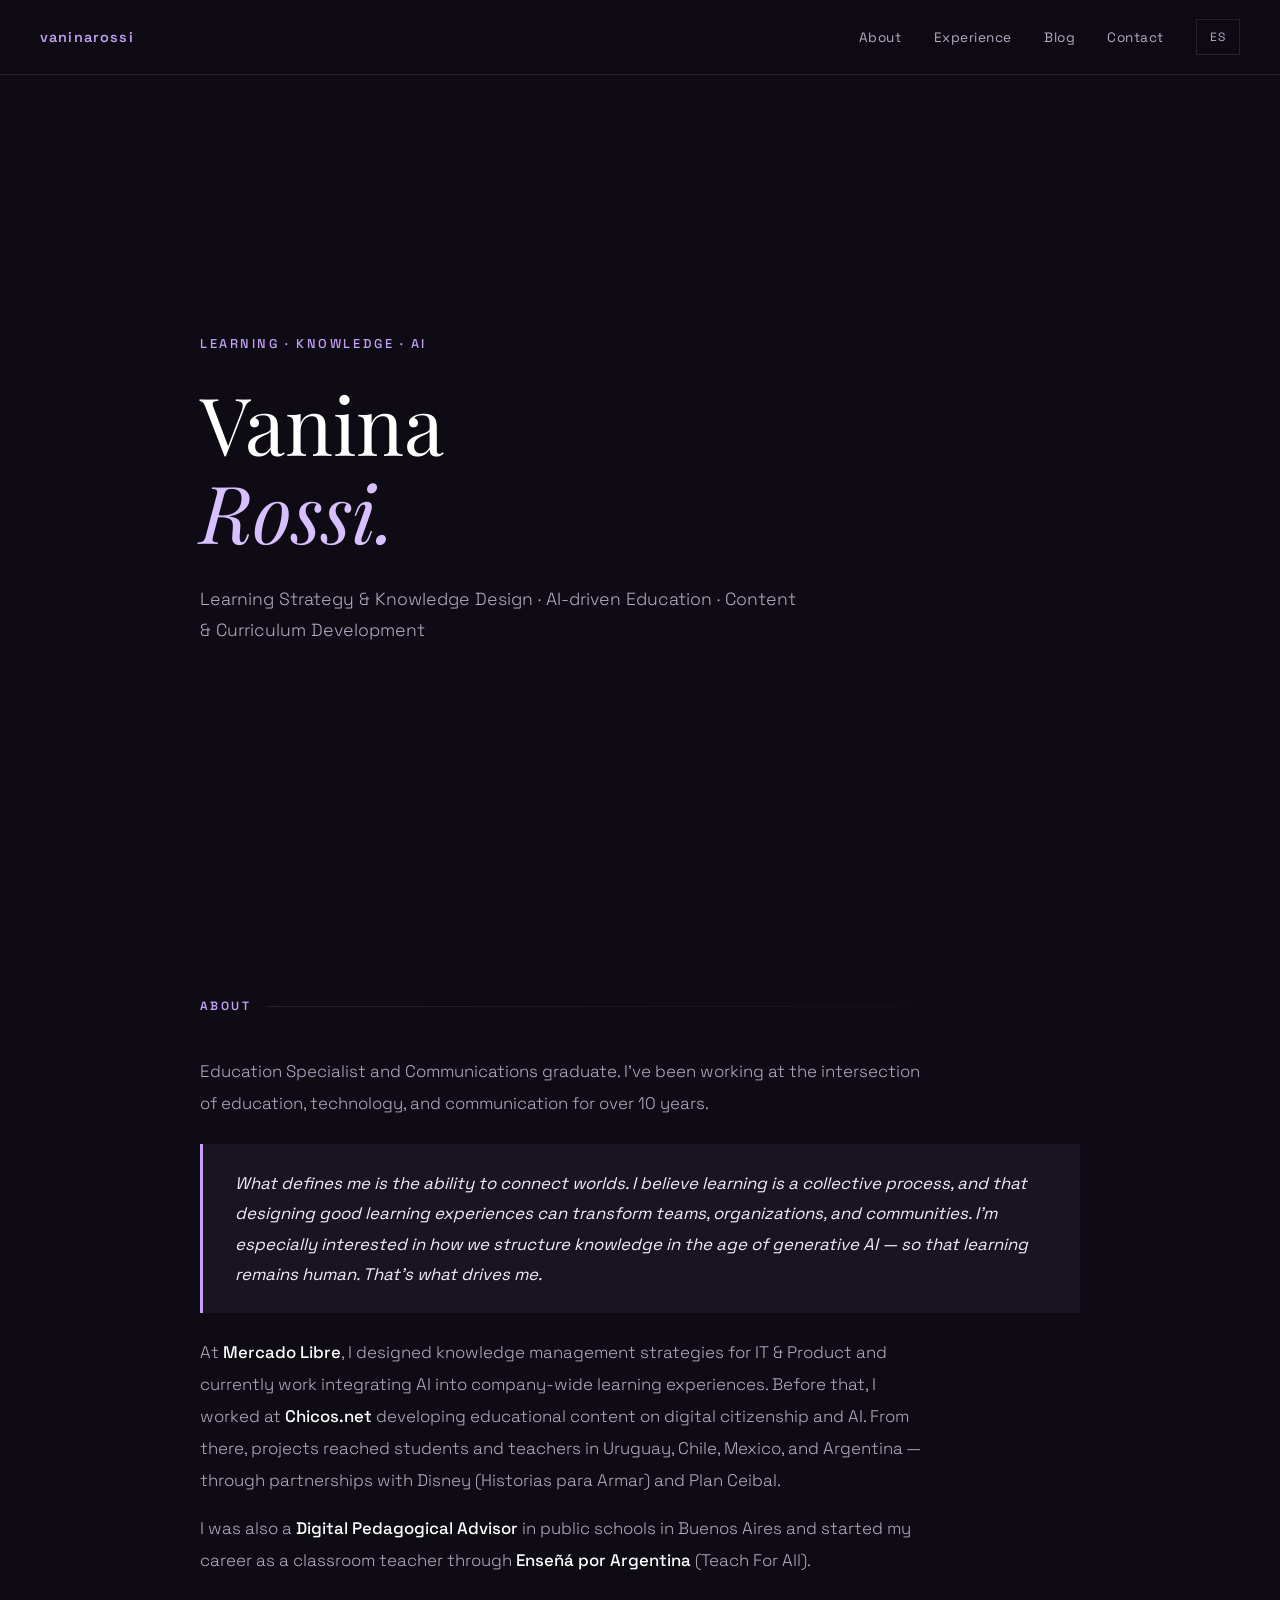
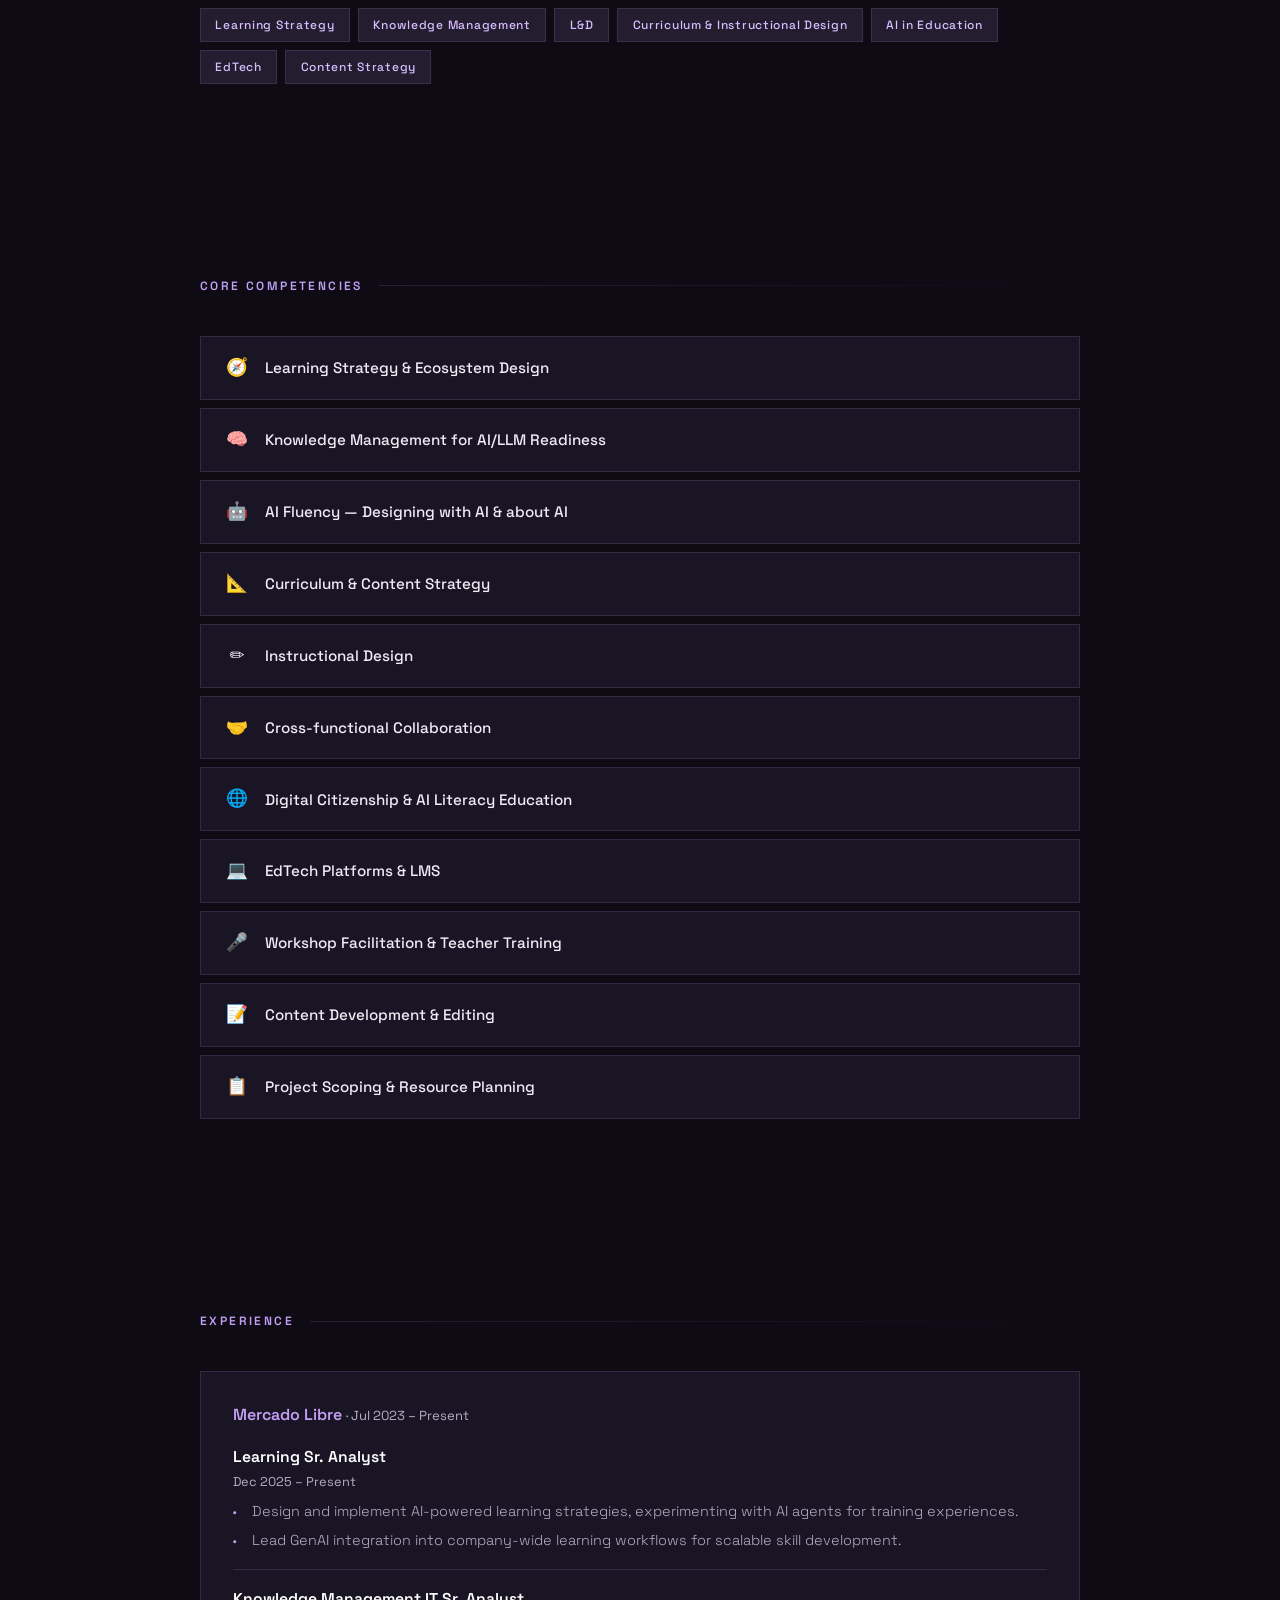
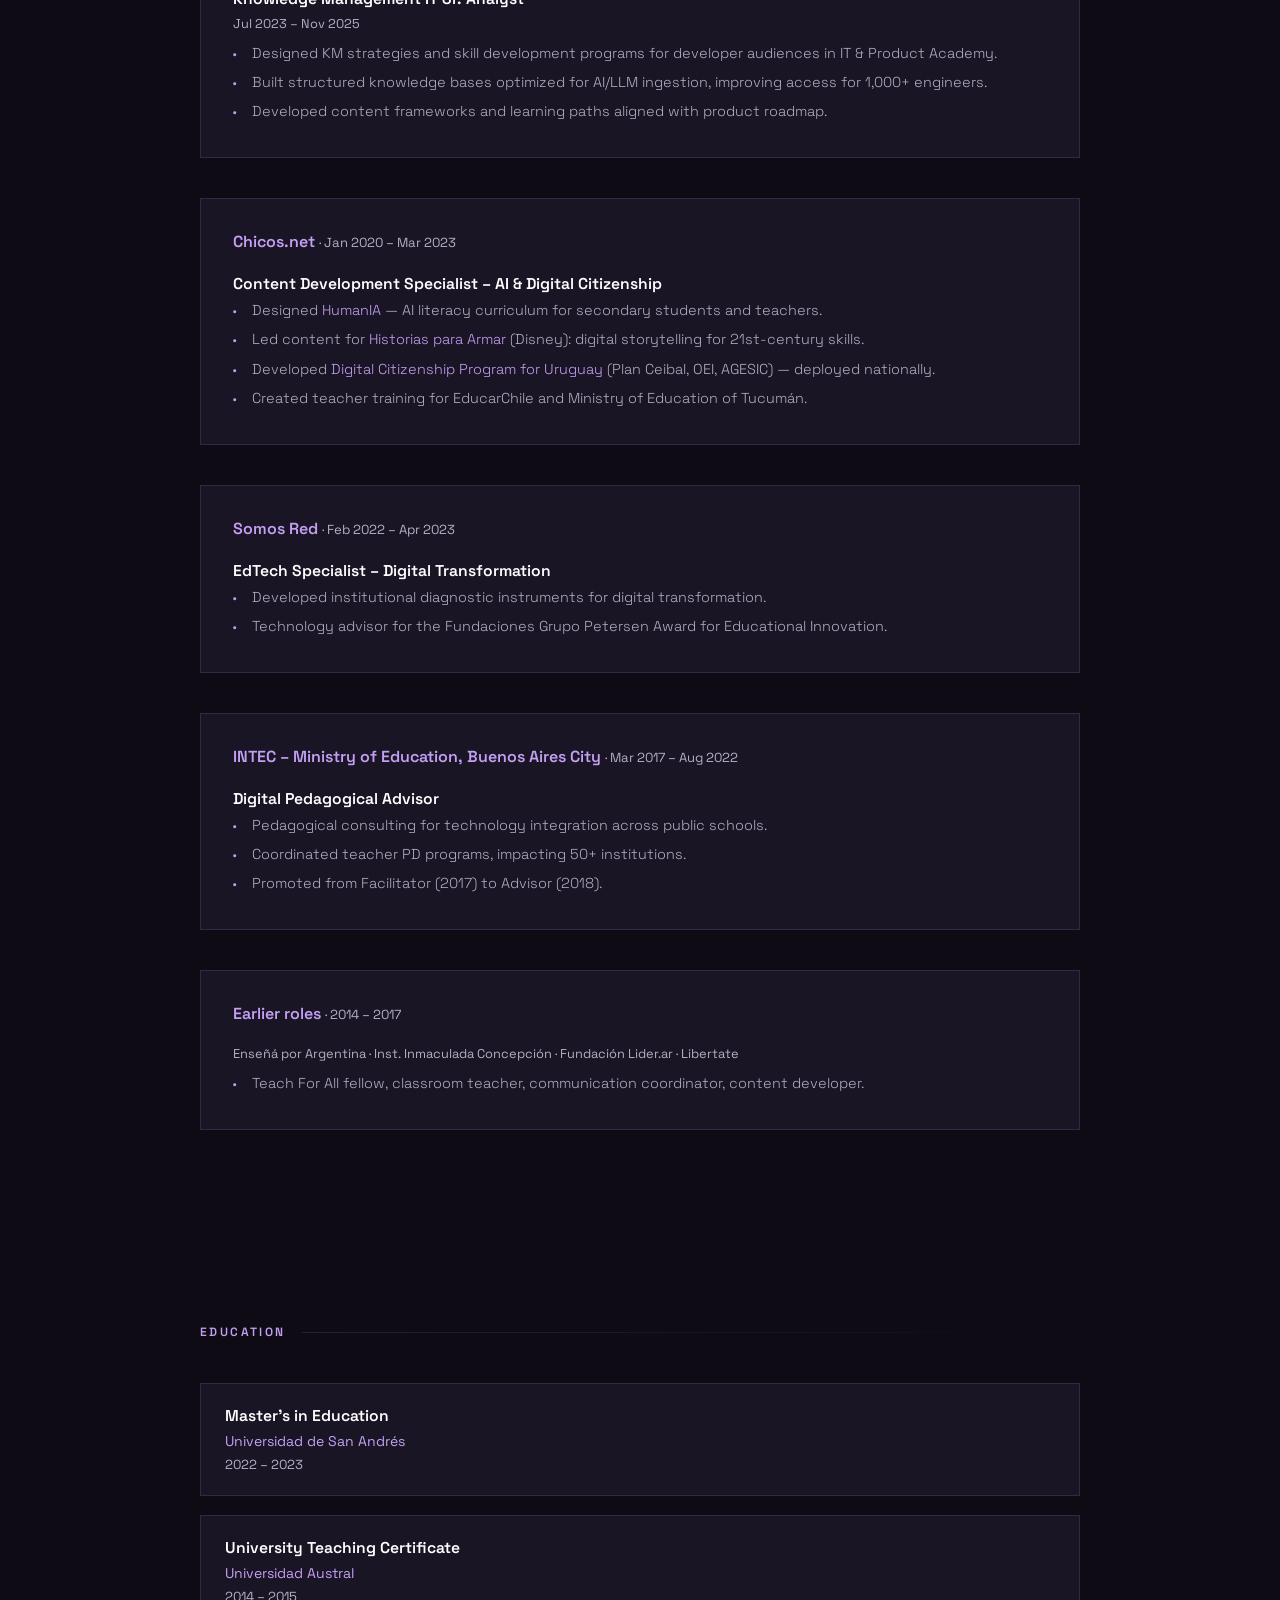
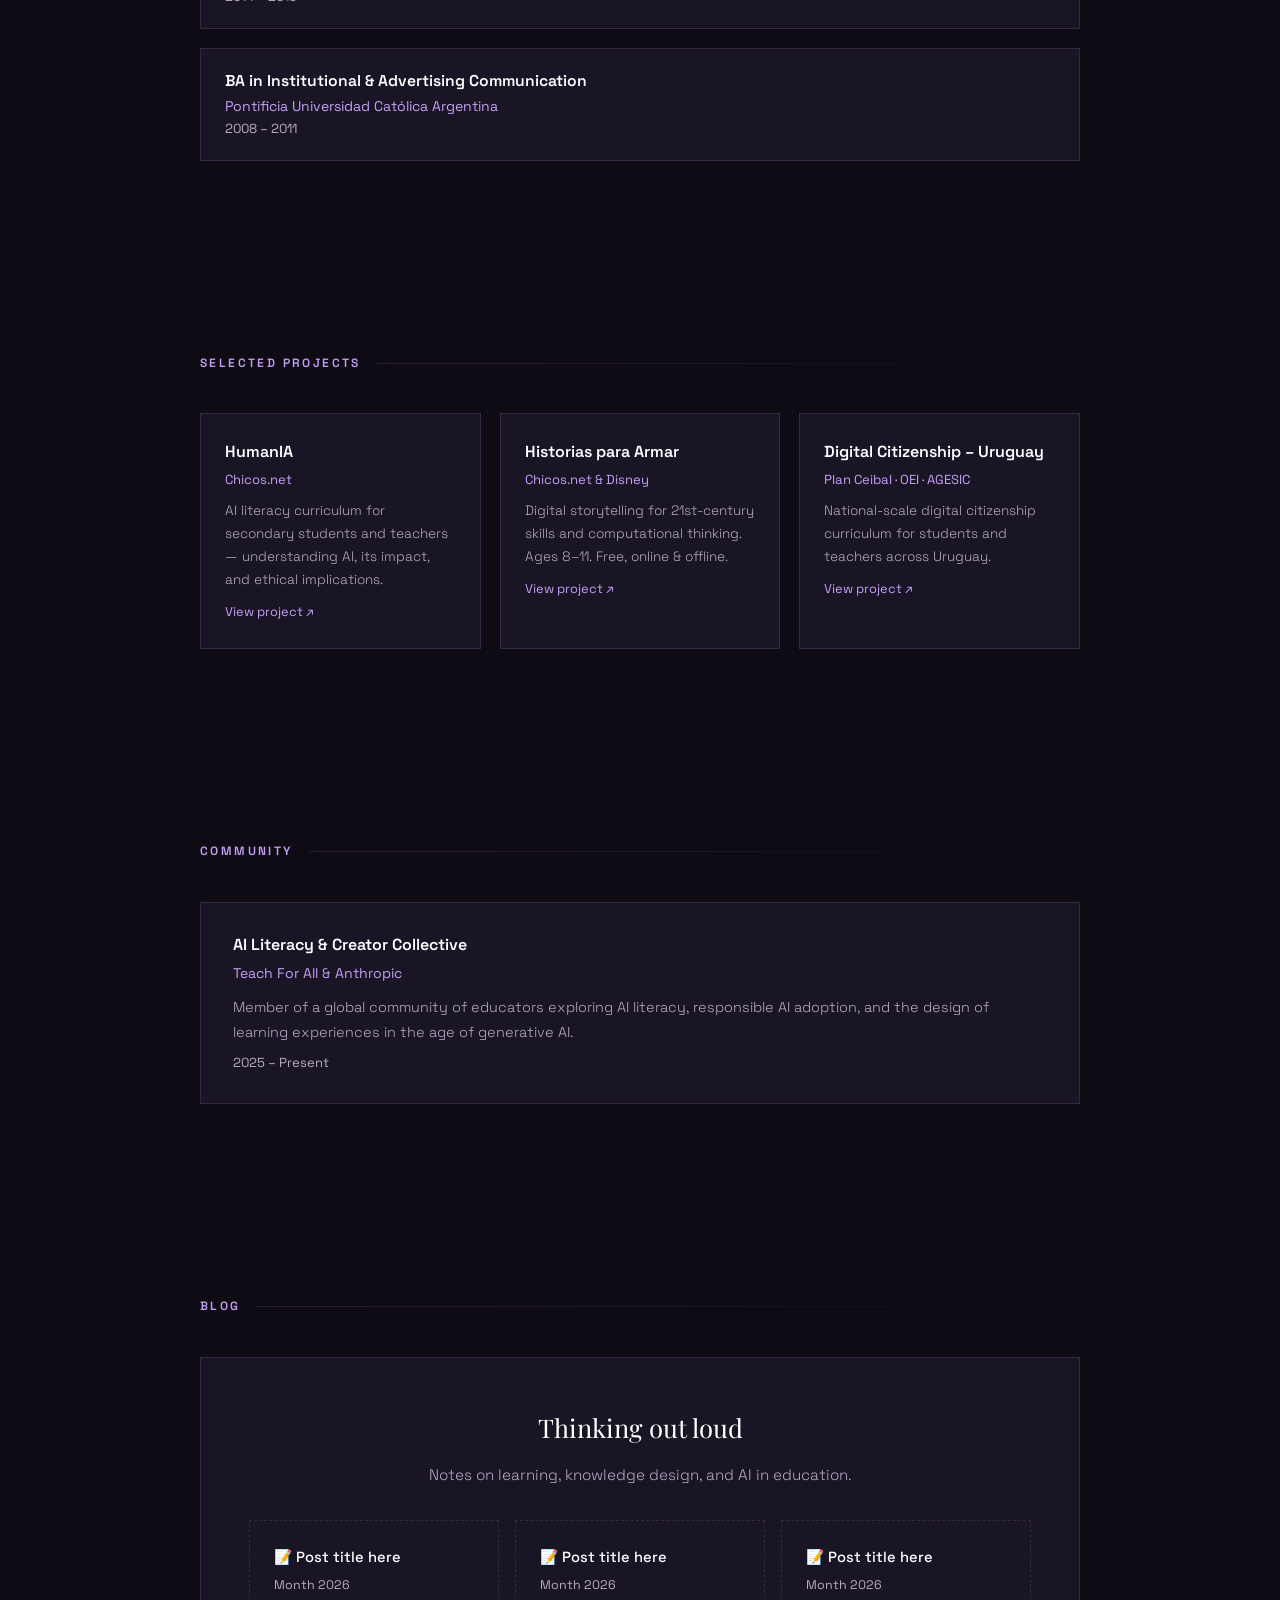
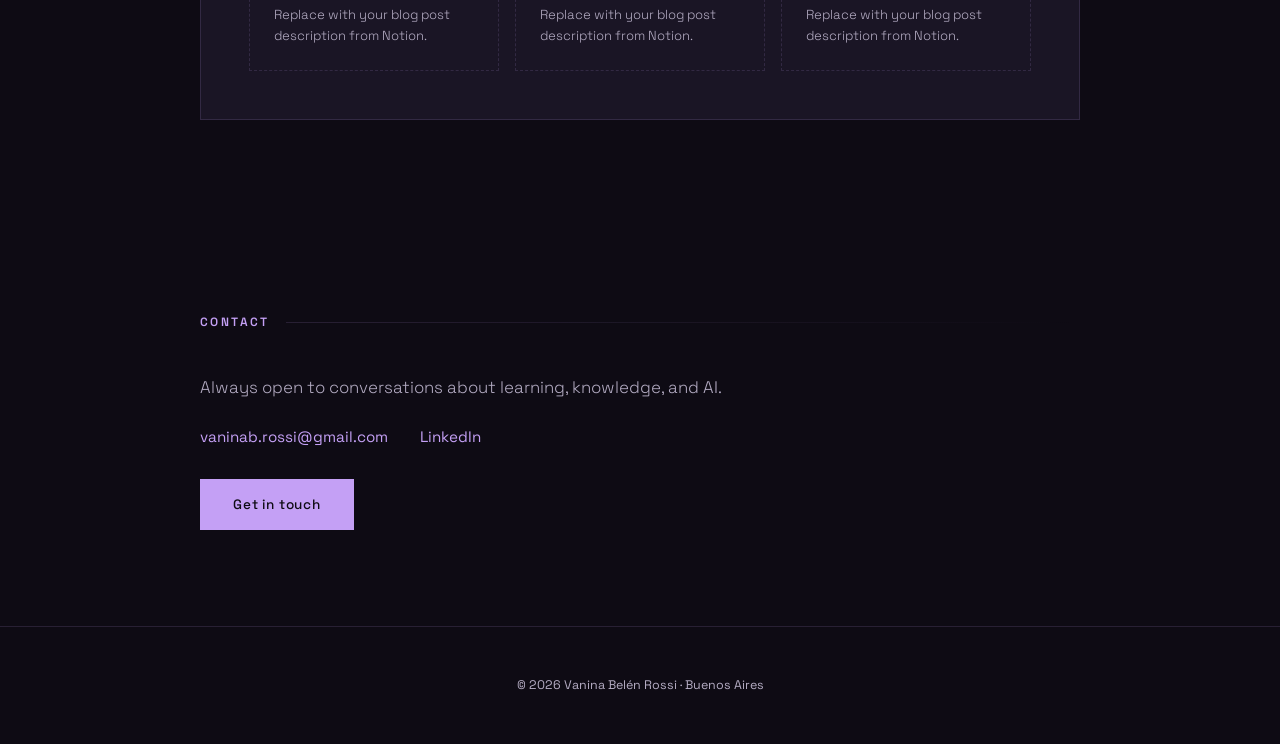
<file: vanina_web.html>
<!DOCTYPE html>
<html lang="en">
<head>
<meta charset="UTF-8">
<meta name="viewport" content="width=device-width, initial-scale=1.0">
<title>Vanina Belén Rossi — Learning Strategy & Knowledge Design</title>
<meta name="description" content="Learning strategist specializing in AI-driven education, knowledge design, and curriculum development. 10+ years across EdTech, NGOs, public sector, and multinational tech.">
<meta name="theme-color" content="#0e0b14">
<link rel="preconnect" href="https://fonts.googleapis.com">
<link href="https://fonts.googleapis.com/css2?family=Playfair+Display:ital,wght@0,400;0,700;1,400&family=Space+Grotesk:wght@300;400;500;600&display=swap" rel="stylesheet">
<style>
:root {
  --bg: #0e0b14;
  --bg-card: #1a1525;
  --bg-card-hover: #211a30;
  --text: #f0ecf4;
  --text-muted: #b5adc4;
  --accent: #c4a0f5;
  --accent-bright: #d8bfff;
  --accent-dim: rgba(196, 160, 245, 0.12);
  --accent-glow: rgba(196, 160, 245, 0.06);
  --border: rgba(196, 160, 245, 0.14);
  --focus-ring: #c4a0f5;
  --white: #ffffff;
  --serif: 'Playfair Display', Georgia, serif;
  --sans: 'Space Grotesk', system-ui, sans-serif;
}
*, *::before, *::after { margin: 0; padding: 0; box-sizing: border-box; }
html { scroll-behavior: smooth; }
@media (prefers-reduced-motion: reduce) {
  html { scroll-behavior: auto; }
  *, *::before, *::after { animation-duration: 0.01ms !important; transition-duration: 0.01ms !important; }
}
body { font-family: var(--sans); background: var(--bg); color: var(--text); line-height: 1.7; font-size: 16px; -webkit-font-smoothing: antialiased; }
::selection { background: var(--accent); color: var(--bg); }
:focus-visible { outline: 2px solid var(--focus-ring); outline-offset: 3px; }
.skip-link { position: absolute; top: -100%; left: 1rem; z-index: 200; background: var(--accent); color: var(--bg); padding: 0.7rem 1.4rem; font-size: 0.9rem; font-weight: 600; text-decoration: none; }
.skip-link:focus { top: 0.5rem; }

/* NAV */
nav { position: fixed; top: 0; width: 100%; z-index: 100; padding: 1.2rem 2.5rem; display: flex; justify-content: space-between; align-items: center; background: rgba(14, 11, 20, 0.88); backdrop-filter: blur(20px); border-bottom: 1px solid var(--border); }
.nav-logo { font-family: var(--sans); font-weight: 600; font-size: 0.9rem; letter-spacing: 0.08em; color: var(--accent); text-decoration: none; }
.nav-links { display: flex; gap: 2rem; align-items: center; }
.nav-links a { color: var(--text-muted); text-decoration: none; font-size: 0.85rem; letter-spacing: 0.04em; transition: color 0.2s; font-weight: 400; padding: 0.25rem 0; }
.nav-links a:hover, .nav-links a:focus-visible { color: var(--accent-bright); }
.lang-toggle { background: none; border: 1px solid var(--border); color: var(--text-muted); padding: 0.4rem 0.8rem; font-size: 0.75rem; letter-spacing: 0.1em; cursor: pointer; font-family: var(--sans); transition: all 0.2s; min-height: 36px; }
.lang-toggle:hover, .lang-toggle:focus-visible { border-color: var(--accent); color: var(--accent); }
.menu-toggle { display: none; background: none; border: none; cursor: pointer; padding: 0.5rem; min-width: 44px; min-height: 44px; align-items: center; justify-content: center; }
.menu-toggle svg { width: 22px; height: 22px; stroke: var(--text-muted); stroke-width: 2; }
.menu-toggle:hover svg, .menu-toggle:focus-visible svg { stroke: var(--accent); }

.container { max-width: 960px; margin: 0 auto; padding: 0 2.5rem; }

/* HERO */
.hero { min-height: 100vh; display: flex; flex-direction: column; justify-content: center; padding-top: 5rem; }
.hero-tag { font-size: 0.8rem; letter-spacing: 0.2em; text-transform: uppercase; color: var(--accent); margin-bottom: 1.5rem; font-weight: 500; }
.hero h1 { font-family: var(--serif); font-size: clamp(3rem, 7vw, 5rem); font-weight: 400; line-height: 1.1; margin-bottom: 0.3rem; color: var(--white); }
.hero h1 em { font-style: italic; color: var(--accent-bright); }
.hero-headline { font-size: 1.1rem; color: var(--text-muted); max-width: 600px; margin-top: 1.5rem; line-height: 1.8; font-weight: 300; }

/* SECTIONS */
section { padding: 6rem 0; }
.section-label { font-size: 0.75rem; text-transform: uppercase; letter-spacing: 0.2em; color: var(--accent); font-weight: 600; margin-bottom: 2.5rem; display: flex; align-items: center; gap: 1rem; }
.section-label::after { content: ''; flex: 1; height: 1px; background: linear-gradient(90deg, var(--border), transparent); }

/* ABOUT */
.about-text { font-size: 1.05rem; line-height: 1.9; color: var(--text-muted); max-width: 720px; font-weight: 300; }
.about-text strong { color: var(--white); font-weight: 500; }
.about-text p + p { margin-top: 1rem; }
.about-vision { margin-top: 1.5rem; padding: 1.5rem 2rem; border-left: 3px solid var(--accent); background: var(--accent-glow); font-size: 1.05rem; line-height: 1.8; color: var(--text); font-weight: 400; font-style: italic; }
.keyword-bar { display: flex; flex-wrap: wrap; gap: 0.5rem; margin-top: 2rem; }
.keyword-tag { padding: 0.35rem 0.9rem; font-size: 0.75rem; letter-spacing: 0.06em; background: var(--accent-dim); color: var(--accent-bright); border: 1px solid var(--border); font-weight: 500; }

/* COMPETENCIES */
.comp-list { display: flex; flex-direction: column; gap: 0.5rem; }
.comp-item { display: flex; align-items: center; gap: 1rem; padding: 1rem 1.5rem; background: var(--bg-card); border: 1px solid var(--border); transition: all 0.2s; cursor: default; }
.comp-item:hover { border-color: var(--accent); background: var(--bg-card-hover); transform: translateX(4px); }
.comp-emoji { font-size: 1.1rem; min-width: 1.5rem; text-align: center; }
.comp-name { font-size: 0.95rem; font-weight: 500; color: var(--text); }

/* EXPERIENCE — grouped by org */
.timeline { display: flex; flex-direction: column; gap: 2.5rem; }
.role { padding: 1.8rem 2rem; background: var(--bg-card); border: 1px solid var(--border); transition: all 0.2s; }
.role:hover { border-color: var(--accent); }
.role-org { color: var(--accent); font-size: 1rem; font-weight: 600; margin-bottom: 1rem; }
.role-org-dates { font-size: 0.82rem; color: var(--text-muted); font-weight: 400; }
.subrole { margin-bottom: 1rem; }
.subrole:last-child { margin-bottom: 0; }
.subrole-title { font-weight: 600; font-size: 0.98rem; color: var(--white); }
.subrole-dates { font-size: 0.8rem; color: var(--text-muted); margin-bottom: 0.4rem; }
.role-bullets { list-style: none; }
.role-bullets li { position: relative; padding-left: 1.2rem; font-size: 0.9rem; color: var(--text-muted); line-height: 1.7; margin-bottom: 0.3rem; font-weight: 300; }
.role-bullets li::before { content: '·'; position: absolute; left: 0; color: var(--accent); font-weight: 700; font-size: 1.1em; }
.role-bullets a { color: var(--accent); text-decoration: none; }
.role-bullets a:hover { text-decoration: underline; }
.subrole-divider { border: none; border-top: 1px solid var(--border); margin: 1rem 0; }

/* EDUCATION */
.edu-grid { display: flex; flex-direction: column; gap: 1.2rem; }
.edu-item { padding: 1.2rem 1.5rem; background: var(--bg-card); border: 1px solid var(--border); }
.edu-degree { font-weight: 600; color: var(--white); font-size: 0.98rem; }
.edu-school { color: var(--accent); font-size: 0.88rem; }
.edu-year { color: var(--text-muted); font-size: 0.82rem; }

/* PROJECTS */
.projects-grid { display: grid; grid-template-columns: repeat(auto-fit, minmax(280px, 1fr)); gap: 1.2rem; }
.project-card { padding: 1.5rem; background: var(--bg-card); border: 1px solid var(--border); transition: all 0.2s; text-decoration: none; color: inherit; display: block; }
.project-card:hover { border-color: var(--accent); transform: translateY(-3px); }
.project-name { font-weight: 600; color: var(--white); font-size: 1rem; margin-bottom: 0.2rem; }
.project-org { color: var(--accent); font-size: 0.82rem; margin-bottom: 0.5rem; }
.project-desc { color: var(--text-muted); font-size: 0.85rem; font-weight: 300; line-height: 1.7; }
.project-link { display: inline-block; margin-top: 0.6rem; font-size: 0.8rem; color: var(--accent); }

/* COMMUNITY */
.community-card { padding: 1.8rem 2rem; background: var(--bg-card); border: 1px solid var(--border); }
.community-name { font-weight: 600; color: var(--white); font-size: 1rem; margin-bottom: 0.2rem; }
.community-orgs { color: var(--accent); font-size: 0.88rem; margin-bottom: 0.6rem; }
.community-desc { color: var(--text-muted); font-size: 0.9rem; font-weight: 300; line-height: 1.7; }
.community-year { font-size: 0.82rem; color: var(--text-muted); margin-top: 0.5rem; }

/* BLOG */
.blog-section { background: var(--bg-card); border: 1px solid var(--border); padding: 3rem; text-align: center; }
.blog-section h3 { font-family: var(--serif); font-size: 1.6rem; font-weight: 400; margin-bottom: 0.8rem; color: var(--white); }
.blog-section > p { color: var(--text-muted); font-size: 0.95rem; margin-bottom: 1.5rem; font-weight: 300; }
.blog-embed { display: grid; grid-template-columns: repeat(auto-fit, minmax(250px, 1fr)); gap: 1rem; margin-top: 2rem; text-align: left; }
.blog-placeholder { padding: 1.5rem; border: 1px dashed var(--border); text-decoration: none; color: inherit; display: block; transition: all 0.2s; }
.blog-placeholder:hover, .blog-placeholder:focus-visible { border-color: var(--accent); background: var(--accent-glow); }
.bp-title { font-weight: 500; color: var(--white); font-size: 0.92rem; margin-bottom: 0.3rem; }
.bp-date { font-size: 0.78rem; color: var(--text-muted); }
.bp-excerpt { font-size: 0.82rem; color: var(--text-muted); margin-top: 0.5rem; font-weight: 300; line-height: 1.6; }

/* CONTACT */
.contact-row { display: flex; flex-wrap: wrap; gap: 2rem; margin-top: 1rem; }
.contact-row a { color: var(--accent); text-decoration: none; font-size: 0.95rem; border-bottom: 1px solid transparent; transition: border-color 0.2s; padding: 0.25rem 0; }
.contact-row a:hover, .contact-row a:focus-visible { border-bottom-color: var(--accent-bright); }
.btn { display: inline-flex; align-items: center; justify-content: center; padding: 0.8rem 2rem; font-size: 0.85rem; min-height: 44px; letter-spacing: 0.06em; font-family: var(--sans); text-decoration: none; transition: all 0.2s; font-weight: 500; margin-top: 1.5rem; }
.btn-primary { background: var(--accent); color: var(--bg); border: 1px solid var(--accent); }
.btn-primary:hover, .btn-primary:focus-visible { background: var(--accent-bright); }

/* FOOTER */
footer { padding: 3rem 0; text-align: center; font-size: 0.78rem; color: var(--text-muted); border-top: 1px solid var(--border); }

/* BACK TO TOP */
.to-top { position: fixed; bottom: 2rem; right: 2rem; width: 44px; height: 44px; background: var(--bg-card); border: 1px solid var(--border); color: var(--accent); display: flex; align-items: center; justify-content: center; text-decoration: none; font-size: 1.2rem; opacity: 0; pointer-events: none; transition: opacity 0.3s; }
.to-top.visible { opacity: 1; pointer-events: auto; }
.to-top:hover, .to-top:focus-visible { background: var(--accent-glow); border-color: var(--accent); }

/* MOBILE */
@media (max-width: 700px) {
  .menu-toggle { display: flex; z-index: 101; }
  .nav-links { display: none; position: fixed; top: 0; left: 0; width: 100%; height: 100%; background: var(--bg); flex-direction: column; justify-content: center; align-items: center; gap: 2rem; z-index: 100; }
  .nav-links.open { display: flex; }
  .nav-links a { font-size: 1.1rem; padding: 0.5rem 1rem; min-height: 44px; }
  .lang-toggle { min-height: 44px; padding: 0.5rem 1rem; font-size: 0.85rem; }
  nav { padding: 1rem 1.2rem; }
  .container { padding: 0 1.2rem; }
  section { padding: 4rem 0; }
  .hero h1 { font-size: clamp(2.2rem, 8vw, 3.5rem); }
  .blog-section { padding: 2rem 1.5rem; }
  .role { padding: 1.3rem; }
  .about-vision { padding: 1.2rem 1.5rem; }
  .btn { width: 100%; min-height: 48px; }
}
@media (min-width: 701px) { .menu-toggle { display: none !important; } }

@keyframes fadeUp { from { opacity: 0; transform: translateY(30px); } to { opacity: 1; transform: translateY(0); } }
.fade-in { animation: fadeUp 0.7s ease-out both; }

[data-lang="es"] { display: none; }
body.lang-es [data-lang="es"] { display: block; }
body.lang-es [data-lang="en"] { display: none; }
body.lang-es [data-lang-inline="es"] { display: inline; }
body.lang-es [data-lang-inline="en"] { display: none; }
[data-lang-inline="es"] { display: none; }
[data-lang-inline="en"] { display: inline; }
</style>
</head>
<body>

<a href="#main" class="skip-link">Skip to content</a>

<nav role="navigation" aria-label="Main navigation">
  <a href="#" class="nav-logo" aria-label="Vanina Rossi — Home">vaninarossi</a>
  <button class="menu-toggle" aria-label="Open menu" aria-expanded="false" onclick="toggleMenu()">
    <svg viewBox="0 0 24 24" fill="none" stroke-linecap="round"><line x1="3" y1="6" x2="21" y2="6"/><line x1="3" y1="12" x2="21" y2="12"/><line x1="3" y1="18" x2="21" y2="18"/></svg>
  </button>
  <div class="nav-links" id="nav-links">
    <a href="#about"><span data-lang-inline="en">About</span><span data-lang-inline="es">Sobre mí</span></a>
    <a href="#experience"><span data-lang-inline="en">Experience</span><span data-lang-inline="es">Experiencia</span></a>
    <a href="#blog">Blog</a>
    <a href="#contact"><span data-lang-inline="en">Contact</span><span data-lang-inline="es">Contacto</span></a>
    <button class="lang-toggle" onclick="toggleLang()" id="lang-btn" aria-label="Switch language to Spanish">ES</button>
  </div>
</nav>

<main id="main">
<div class="container">

  <!-- HERO -->
  <header class="hero fade-in">
    <div class="hero-tag" aria-hidden="true"><span data-lang-inline="en">Learning · Knowledge · AI</span><span data-lang-inline="es">Aprendizaje · Conocimiento · IA</span></div>
    <h1>Vanina<br><em>Rossi.</em></h1>
    <p class="hero-headline"><span data-lang-inline="en">Learning Strategy & Knowledge Design · AI-driven Education · Content & Curriculum Development</span><span data-lang-inline="es">Learning Strategy & Knowledge Design · Educación & IA · Desarrollo de Contenidos y Currícula</span></p>
  </header>

  <!-- ABOUT -->
  <section id="about" class="fade-in" aria-labelledby="about-heading">
    <h2 class="section-label" id="about-heading"><span data-lang-inline="en">About</span><span data-lang-inline="es">Sobre mí</span></h2>
    <div data-lang="es">
      <div class="about-text"><p>Soy Especialista en Educación y Licenciada en Comunicación. Trabajo en la intersección de educación, tecnología y comunicación desde hace más de 10 años.</p></div>
      <div class="about-vision">Lo que me define es la capacidad de conectar mundos. Creo que aprender es un proceso colectivo y que diseñar buenas experiencias de aprendizaje puede transformar equipos, organizaciones y comunidades. Me interesa especialmente cómo estructuramos conocimiento en la era de la IA generativa para que el aprendizaje siga siendo humano. Eso me mueve.</div>
      <div class="about-text" style="margin-top:1.5rem">
        <p>En <strong>Mercado Libre</strong> diseñé estrategias de knowledge management para IT&Producto y actualmente trabajo integrando inteligencia artificial en experiencias de aprendizaje cross compañía. Antes de eso, trabajé en <strong>Chicos.net</strong> desarrollando contenidos educativos sobre ciudadanía digital e inteligencia artificial. Desde ahí, los proyectos llegaron a estudiantes y docentes en Uruguay, Chile, México y Argentina — con alianzas como Disney (Historias para Armar) y Plan Ceibal.</p>
        <p>También fui <strong>Asesora Pedagógica Digital</strong> en escuelas públicas de Buenos Aires y arranqué mi carrera como docente en el aula, como profesional de <strong>Enseñá por Argentina</strong>.</p>
      </div>
      <div class="keyword-bar" aria-label="Áreas de expertise"><span class="keyword-tag">Learning Strategy</span><span class="keyword-tag">Knowledge Management</span><span class="keyword-tag">L&D</span><span class="keyword-tag">Curriculum & Instructional Design</span><span class="keyword-tag">AI in Education</span><span class="keyword-tag">EdTech</span><span class="keyword-tag">Content Strategy</span></div>
    </div>
    <div data-lang="en">
      <div class="about-text"><p>Education Specialist and Communications graduate. I've been working at the intersection of education, technology, and communication for over 10 years.</p></div>
      <div class="about-vision">What defines me is the ability to connect worlds. I believe learning is a collective process, and that designing good learning experiences can transform teams, organizations, and communities. I'm especially interested in how we structure knowledge in the age of generative AI — so that learning remains human. That's what drives me.</div>
      <div class="about-text" style="margin-top:1.5rem">
        <p>At <strong>Mercado Libre</strong>, I designed knowledge management strategies for IT & Product and currently work integrating AI into company-wide learning experiences. Before that, I worked at <strong>Chicos.net</strong> developing educational content on digital citizenship and AI. From there, projects reached students and teachers in Uruguay, Chile, Mexico, and Argentina — through partnerships with Disney (Historias para Armar) and Plan Ceibal.</p>
        <p>I was also a <strong>Digital Pedagogical Advisor</strong> in public schools in Buenos Aires and started my career as a classroom teacher through <strong>Enseñá por Argentina</strong> (Teach For All).</p>
      </div>
      <div class="keyword-bar" aria-label="Areas of expertise"><span class="keyword-tag">Learning Strategy</span><span class="keyword-tag">Knowledge Management</span><span class="keyword-tag">L&D</span><span class="keyword-tag">Curriculum & Instructional Design</span><span class="keyword-tag">AI in Education</span><span class="keyword-tag">EdTech</span><span class="keyword-tag">Content Strategy</span></div>
    </div>
  </section>

  <!-- COMPETENCIES -->
  <section class="fade-in" aria-labelledby="comp-heading">
    <h2 class="section-label" id="comp-heading"><span data-lang-inline="en">Core Competencies</span><span data-lang-inline="es">Competencias Clave</span></h2>
    <div class="comp-list" data-lang="en" role="list">
      <div class="comp-item" role="listitem"><span class="comp-emoji" aria-hidden="true">🧭</span><span class="comp-name">Learning Strategy & Ecosystem Design</span></div>
      <div class="comp-item" role="listitem"><span class="comp-emoji" aria-hidden="true">🧠</span><span class="comp-name">Knowledge Management for AI/LLM Readiness</span></div>
      <div class="comp-item" role="listitem"><span class="comp-emoji" aria-hidden="true">🤖</span><span class="comp-name">AI Fluency — Designing with AI & about AI</span></div>
      <div class="comp-item" role="listitem"><span class="comp-emoji" aria-hidden="true">📐</span><span class="comp-name">Curriculum & Content Strategy</span></div>
      <div class="comp-item" role="listitem"><span class="comp-emoji" aria-hidden="true">✏️</span><span class="comp-name">Instructional Design</span></div>
      <div class="comp-item" role="listitem"><span class="comp-emoji" aria-hidden="true">🤝</span><span class="comp-name">Cross-functional Collaboration</span></div>
      <div class="comp-item" role="listitem"><span class="comp-emoji" aria-hidden="true">🌐</span><span class="comp-name">Digital Citizenship & AI Literacy Education</span></div>
      <div class="comp-item" role="listitem"><span class="comp-emoji" aria-hidden="true">💻</span><span class="comp-name">EdTech Platforms & LMS</span></div>
      <div class="comp-item" role="listitem"><span class="comp-emoji" aria-hidden="true">🎤</span><span class="comp-name">Workshop Facilitation & Teacher Training</span></div>
      <div class="comp-item" role="listitem"><span class="comp-emoji" aria-hidden="true">📝</span><span class="comp-name">Content Development & Editing</span></div>
      <div class="comp-item" role="listitem"><span class="comp-emoji" aria-hidden="true">📋</span><span class="comp-name">Project Scoping & Resource Planning</span></div>
    </div>
    <div class="comp-list" data-lang="es" role="list">
      <div class="comp-item" role="listitem"><span class="comp-emoji" aria-hidden="true">🧭</span><span class="comp-name">Estrategia de Aprendizaje y Diseño de Ecosistemas</span></div>
      <div class="comp-item" role="listitem"><span class="comp-emoji" aria-hidden="true">🧠</span><span class="comp-name">Knowledge Management para IA/LLMs</span></div>
      <div class="comp-item" role="listitem"><span class="comp-emoji" aria-hidden="true">🤖</span><span class="comp-name">AI Fluency — Diseñar con IA y sobre IA</span></div>
      <div class="comp-item" role="listitem"><span class="comp-emoji" aria-hidden="true">📐</span><span class="comp-name">Estrategia de Contenidos y Currícula</span></div>
      <div class="comp-item" role="listitem"><span class="comp-emoji" aria-hidden="true">✏️</span><span class="comp-name">Diseño Instruccional</span></div>
      <div class="comp-item" role="listitem"><span class="comp-emoji" aria-hidden="true">🤝</span><span class="comp-name">Colaboración Cross-funcional</span></div>
      <div class="comp-item" role="listitem"><span class="comp-emoji" aria-hidden="true">🌐</span><span class="comp-name">Ciudadanía Digital y Alfabetización en IA</span></div>
      <div class="comp-item" role="listitem"><span class="comp-emoji" aria-hidden="true">💻</span><span class="comp-name">Plataformas EdTech y LMS</span></div>
      <div class="comp-item" role="listitem"><span class="comp-emoji" aria-hidden="true">🎤</span><span class="comp-name">Facilitación de Talleres y Formación Docente</span></div>
      <div class="comp-item" role="listitem"><span class="comp-emoji" aria-hidden="true">📝</span><span class="comp-name">Desarrollo de Contenidos y Edición</span></div>
      <div class="comp-item" role="listitem"><span class="comp-emoji" aria-hidden="true">📋</span><span class="comp-name">Alcance de Proyectos y Planificación de Recursos</span></div>
    </div>
  </section>

  <!-- EXPERIENCE -->
  <section id="experience" class="fade-in" aria-labelledby="exp-heading">
    <h2 class="section-label" id="exp-heading"><span data-lang-inline="en">Experience</span><span data-lang-inline="es">Experiencia</span></h2>

    <div class="timeline" data-lang="en">
      <article class="role">
        <div class="role-org">Mercado Libre <span class="role-org-dates">· Jul 2023 – Present</span></div>
        <div class="subrole">
          <h3 class="subrole-title">Learning Sr. Analyst</h3>
          <div class="subrole-dates">Dec 2025 – Present</div>
          <ul class="role-bullets"><li>Design and implement AI-powered learning strategies, experimenting with AI agents for training experiences.</li><li>Lead GenAI integration into company-wide learning workflows for scalable skill development.</li></ul>
        </div>
        <hr class="subrole-divider">
        <div class="subrole">
          <h3 class="subrole-title">Knowledge Management IT Sr. Analyst</h3>
          <div class="subrole-dates">Jul 2023 – Nov 2025</div>
          <ul class="role-bullets"><li>Designed KM strategies and skill development programs for developer audiences in IT & Product Academy.</li><li>Built structured knowledge bases optimized for AI/LLM ingestion, improving access for 1,000+ engineers.</li><li>Developed content frameworks and learning paths aligned with product roadmap.</li></ul>
        </div>
      </article>

      <article class="role">
        <div class="role-org">Chicos.net <span class="role-org-dates">· Jan 2020 – Mar 2023</span></div>
        <div class="subrole">
          <h3 class="subrole-title">Content Development Specialist – AI & Digital Citizenship</h3>
          <ul class="role-bullets">
            <li>Designed <a href="https://chicos.net/humania/" target="_blank" rel="noopener noreferrer">HumanIA</a> — AI literacy curriculum for secondary students and teachers.</li>
            <li>Led content for <a href="https://www.historiasparaarmar.org" target="_blank" rel="noopener noreferrer">Historias para Armar</a> (Disney): digital storytelling for 21st-century skills.</li>
            <li>Developed <a href="https://www.ceibal.edu.uy" target="_blank" rel="noopener noreferrer">Digital Citizenship Program for Uruguay</a> (Plan Ceibal, OEI, AGESIC) — deployed nationally.</li>
            <li>Created teacher training for EducarChile and Ministry of Education of Tucumán.</li>
          </ul>
        </div>
      </article>

      <article class="role">
        <div class="role-org">Somos Red <span class="role-org-dates">· Feb 2022 – Apr 2023</span></div>
        <div class="subrole">
          <h3 class="subrole-title">EdTech Specialist – Digital Transformation</h3>
          <ul class="role-bullets"><li>Developed institutional diagnostic instruments for digital transformation.</li><li>Technology advisor for the Fundaciones Grupo Petersen Award for Educational Innovation.</li></ul>
        </div>
      </article>

      <article class="role">
        <div class="role-org">INTEC – Ministry of Education, Buenos Aires City <span class="role-org-dates">· Mar 2017 – Aug 2022</span></div>
        <div class="subrole">
          <h3 class="subrole-title">Digital Pedagogical Advisor</h3>
          <ul class="role-bullets"><li>Pedagogical consulting for technology integration across public schools.</li><li>Coordinated teacher PD programs, impacting 50+ institutions.</li><li>Promoted from Facilitator (2017) to Advisor (2018).</li></ul>
        </div>
      </article>

      <article class="role">
        <div class="role-org">Earlier roles <span class="role-org-dates">· 2014 – 2017</span></div>
        <div class="subrole">
          <div class="subrole-dates">Enseñá por Argentina · Inst. Inmaculada Concepción · Fundación Lider.ar · Libertate</div>
          <ul class="role-bullets"><li>Teach For All fellow, classroom teacher, communication coordinator, content developer.</li></ul>
        </div>
      </article>
    </div>

    <div class="timeline" data-lang="es">
      <article class="role">
        <div class="role-org">Mercado Libre <span class="role-org-dates">· Jul 2023 – Presente</span></div>
        <div class="subrole">
          <h3 class="subrole-title">Learning Sr. Analyst</h3>
          <div class="subrole-dates">Dic 2025 – Presente</div>
          <ul class="role-bullets"><li>Diseño e implementación de estrategias de aprendizaje con IA, experimentando con agentes de IA para experiencias formativas.</li><li>Integración de GenAI en flujos de aprendizaje cross compañía para desarrollo de skills escalable.</li></ul>
        </div>
        <hr class="subrole-divider">
        <div class="subrole">
          <h3 class="subrole-title">Knowledge Management IT Sr. Analyst</h3>
          <div class="subrole-dates">Jul 2023 – Nov 2025</div>
          <ul class="role-bullets"><li>Diseño de estrategias de KM y desarrollo de skills para audiencias dev en IT & Product Academy.</li><li>Construcción de bases de conocimiento optimizadas para ingestión por IA/LLMs, mejorando acceso para 1.000+ ingenieros.</li><li>Desarrollo de frameworks de contenido y learning paths alineados con el roadmap de producto.</li></ul>
        </div>
      </article>

      <article class="role">
        <div class="role-org">Chicos.net <span class="role-org-dates">· Ene 2020 – Mar 2023</span></div>
        <div class="subrole">
          <h3 class="subrole-title">Especialista en Contenidos – IA y Ciudadanía Digital</h3>
          <ul class="role-bullets">
            <li>Diseño de <a href="https://chicos.net/humania/" target="_blank" rel="noopener noreferrer">HumanIA</a> — currícula de alfabetización en IA para secundaria.</li>
            <li>Liderazgo en <a href="https://www.historiasparaarmar.org" target="_blank" rel="noopener noreferrer">Historias para Armar</a> (alianza con Disney): narrativa digital para habilidades del siglo XXI.</li>
            <li><a href="https://www.ceibal.edu.uy" target="_blank" rel="noopener noreferrer">Programa de Ciudadanía Digital para Uruguay</a> (Plan Ceibal, OEI, AGESIC) — desplegado a nivel nacional.</li>
            <li>Formación docente para EducarChile y Ministerio de Educación de Tucumán.</li>
          </ul>
        </div>
      </article>

      <article class="role">
        <div class="role-org">Somos Red <span class="role-org-dates">· Feb 2022 – Abr 2023</span></div>
        <div class="subrole"><h3 class="subrole-title">Especialista en Tecnología – Transformación Digital</h3><ul class="role-bullets"><li>Instrumentos de diagnóstico institucional para la transformación digital.</li><li>Referente de tecnología en el Premio Fundaciones Grupo Petersen a la Innovación Educativa.</li></ul></div>
      </article>

      <article class="role">
        <div class="role-org">INTEC – Ministerio de Educación, CABA <span class="role-org-dates">· Mar 2017 – Ago 2022</span></div>
        <div class="subrole"><h3 class="subrole-title">Asesora Pedagógica Digital</h3><ul class="role-bullets"><li>Asesoramiento pedagógico para integración de tecnología en escuelas públicas.</li><li>Coordinación de desarrollo profesional docente, impactando 50+ instituciones.</li><li>Promoción de Facilitadora (2017) a Asesora (2018).</li></ul></div>
      </article>

      <article class="role">
        <div class="role-org">Roles anteriores <span class="role-org-dates">· 2014 – 2017</span></div>
        <div class="subrole"><div class="subrole-dates">Enseñá por Argentina · Inst. Inmaculada Concepción · Fundación Lider.ar · Libertate</div><ul class="role-bullets"><li>Profesional de Teach For All, docente, coordinadora de comunicación, desarrolladora de contenidos.</li></ul></div>
      </article>
    </div>
  </section>

  <!-- EDUCATION -->
  <section class="fade-in" aria-labelledby="edu-heading">
    <h2 class="section-label" id="edu-heading"><span data-lang-inline="en">Education</span><span data-lang-inline="es">Educación</span></h2>
    <div class="edu-grid">
      <div class="edu-item"><div class="edu-degree"><span data-lang-inline="en">Master's in Education</span><span data-lang-inline="es">Maestría en Educación</span></div><div class="edu-school">Universidad de San Andrés</div><div class="edu-year">2022 – 2023</div></div>
      <div class="edu-item"><div class="edu-degree"><span data-lang-inline="en">University Teaching Certificate</span><span data-lang-inline="es">Profesora de Nivel Superior y Universitario</span></div><div class="edu-school">Universidad Austral</div><div class="edu-year">2014 – 2015</div></div>
      <div class="edu-item"><div class="edu-degree"><span data-lang-inline="en">BA in Institutional & Advertising Communication</span><span data-lang-inline="es">Lic. en Comunicación Publicitaria e Institucional</span></div><div class="edu-school">Pontificia Universidad Católica Argentina</div><div class="edu-year">2008 – 2011</div></div>
    </div>
  </section>

  <!-- PROJECTS -->
  <section class="fade-in" aria-labelledby="proj-heading">
    <h2 class="section-label" id="proj-heading"><span data-lang-inline="en">Selected Projects</span><span data-lang-inline="es">Proyectos</span></h2>
    <div class="projects-grid" data-lang="en">
      <a href="https://chicos.net/humania/" target="_blank" rel="noopener noreferrer" class="project-card"><div class="project-name">HumanIA</div><div class="project-org">Chicos.net</div><div class="project-desc">AI literacy curriculum for secondary students and teachers — understanding AI, its impact, and ethical implications.</div><span class="project-link">View project ↗</span></a>
      <a href="https://www.historiasparaarmar.org" target="_blank" rel="noopener noreferrer" class="project-card"><div class="project-name">Historias para Armar</div><div class="project-org">Chicos.net & Disney</div><div class="project-desc">Digital storytelling for 21st-century skills and computational thinking. Ages 8–11. Free, online & offline.</div><span class="project-link">View project ↗</span></a>
      <a href="https://www.ceibal.edu.uy" target="_blank" rel="noopener noreferrer" class="project-card"><div class="project-name">Digital Citizenship – Uruguay</div><div class="project-org">Plan Ceibal · OEI · AGESIC</div><div class="project-desc">National-scale digital citizenship curriculum for students and teachers across Uruguay.</div><span class="project-link">View project ↗</span></a>
    </div>
    <div class="projects-grid" data-lang="es">
      <a href="https://chicos.net/humania/" target="_blank" rel="noopener noreferrer" class="project-card"><div class="project-name">HumanIA</div><div class="project-org">Chicos.net</div><div class="project-desc">Currícula de alfabetización en IA para estudiantes y docentes de secundaria.</div><span class="project-link">Ver proyecto ↗</span></a>
      <a href="https://www.historiasparaarmar.org" target="_blank" rel="noopener noreferrer" class="project-card"><div class="project-name">Historias para Armar</div><div class="project-org">Chicos.net & Disney</div><div class="project-desc">Narrativa digital para habilidades del siglo XXI y pensamiento computacional. 8–11 años. Gratuito.</div><span class="project-link">Ver proyecto ↗</span></a>
      <a href="https://www.ceibal.edu.uy" target="_blank" rel="noopener noreferrer" class="project-card"><div class="project-name">Ciudadanía Digital – Uruguay</div><div class="project-org">Plan Ceibal · OEI · AGESIC</div><div class="project-desc">Currícula de ciudadanía digital a escala nacional para estudiantes y docentes de Uruguay.</div><span class="project-link">Ver proyecto ↗</span></a>
    </div>
  </section>

  <!-- COMMUNITY -->
  <section class="fade-in" aria-labelledby="community-heading">
    <h2 class="section-label" id="community-heading">Community</h2>
    <div class="community-card">
      <div class="community-name">AI Literacy & Creator Collective</div>
      <div class="community-orgs">Teach For All & Anthropic</div>
      <div class="community-desc" data-lang="en">Member of a global community of educators exploring AI literacy, responsible AI adoption, and the design of learning experiences in the age of generative AI.</div>
      <div class="community-desc" data-lang="es">Parte de una comunidad global de educadores que explora alfabetización en IA, adopción responsable de IA y el diseño de experiencias de aprendizaje en la era de la IA generativa.</div>
      <div class="community-year">2025 –&nbsp;<span data-lang-inline="en">Present</span><span data-lang-inline="es">Presente</span></div>
    </div>
  </section>

  <!-- BLOG -->
  <section id="blog" class="fade-in" aria-labelledby="blog-heading">
    <h2 class="section-label" id="blog-heading">Blog</h2>
    <div class="blog-section">
      <h3><span data-lang-inline="en">Thinking out loud</span><span data-lang-inline="es">Pensando en voz alta</span></h3>
      <p><span data-lang-inline="en">Notes on learning, knowledge design, and AI in education.</span><span data-lang-inline="es">Notas sobre aprendizaje, diseño de conocimiento e IA en educación.</span></p>
      <div class="blog-embed">
        <a href="#" class="blog-placeholder"><div class="bp-title">📝 Post title here</div><div class="bp-date">Month 2026</div><div class="bp-excerpt">Replace with your blog post description from Notion.</div></a>
        <a href="#" class="blog-placeholder"><div class="bp-title">📝 Post title here</div><div class="bp-date">Month 2026</div><div class="bp-excerpt">Replace with your blog post description from Notion.</div></a>
        <a href="#" class="blog-placeholder"><div class="bp-title">📝 Post title here</div><div class="bp-date">Month 2026</div><div class="bp-excerpt">Replace with your blog post description from Notion.</div></a>
      </div>
    </div>
  </section>

  <!-- CONTACT -->
  <section id="contact" class="fade-in" aria-labelledby="contact-heading">
    <h2 class="section-label" id="contact-heading"><span data-lang-inline="en">Contact</span><span data-lang-inline="es">Contacto</span></h2>
    <div class="about-text" style="margin-bottom:1rem"><span data-lang-inline="en">Always open to conversations about learning, knowledge, and AI.</span><span data-lang-inline="es">Siempre abierta a conversar sobre aprendizaje, conocimiento e IA.</span></div>
    <div class="contact-row">
      <a href="mailto:vaninab.rossi@gmail.com">vaninab.rossi@gmail.com</a>
      <a href="https://www.linkedin.com/in/vaninabrossi/" target="_blank" rel="noopener noreferrer">LinkedIn</a>
    </div>
    <a href="mailto:vaninab.rossi@gmail.com" class="btn btn-primary"><span data-lang-inline="en">Get in touch</span><span data-lang-inline="es">Hablemos</span></a>
  </section>

</div>
</main>

<a href="#" class="to-top" id="toTop" aria-label="Back to top">↑</a>
<footer><span data-lang-inline="en">© 2026 Vanina Belén Rossi · Buenos Aires</span><span data-lang-inline="es">© 2026 Vanina Belén Rossi · Buenos Aires</span></footer>

<script>
let currentLang='en';
function toggleLang(){currentLang=currentLang==='en'?'es':'en';document.body.className=currentLang==='es'?'lang-es':'';var b=document.getElementById('lang-btn');b.textContent=currentLang==='en'?'ES':'EN';b.setAttribute('aria-label',currentLang==='en'?'Switch language to Spanish':'Cambiar idioma a inglés');document.documentElement.lang=currentLang;}
function toggleMenu(){var n=document.getElementById('nav-links'),b=document.querySelector('.menu-toggle'),o=n.classList.toggle('open');b.setAttribute('aria-expanded',String(o));b.setAttribute('aria-label',o?'Close menu':'Open menu');}
document.querySelectorAll('#nav-links a').forEach(function(a){a.addEventListener('click',function(){document.getElementById('nav-links').classList.remove('open');document.querySelector('.menu-toggle').setAttribute('aria-expanded','false');});});
window.addEventListener('scroll',function(){document.getElementById('toTop').classList.toggle('visible',window.scrollY>600);});
</script>
</body>
</html>
</file>
